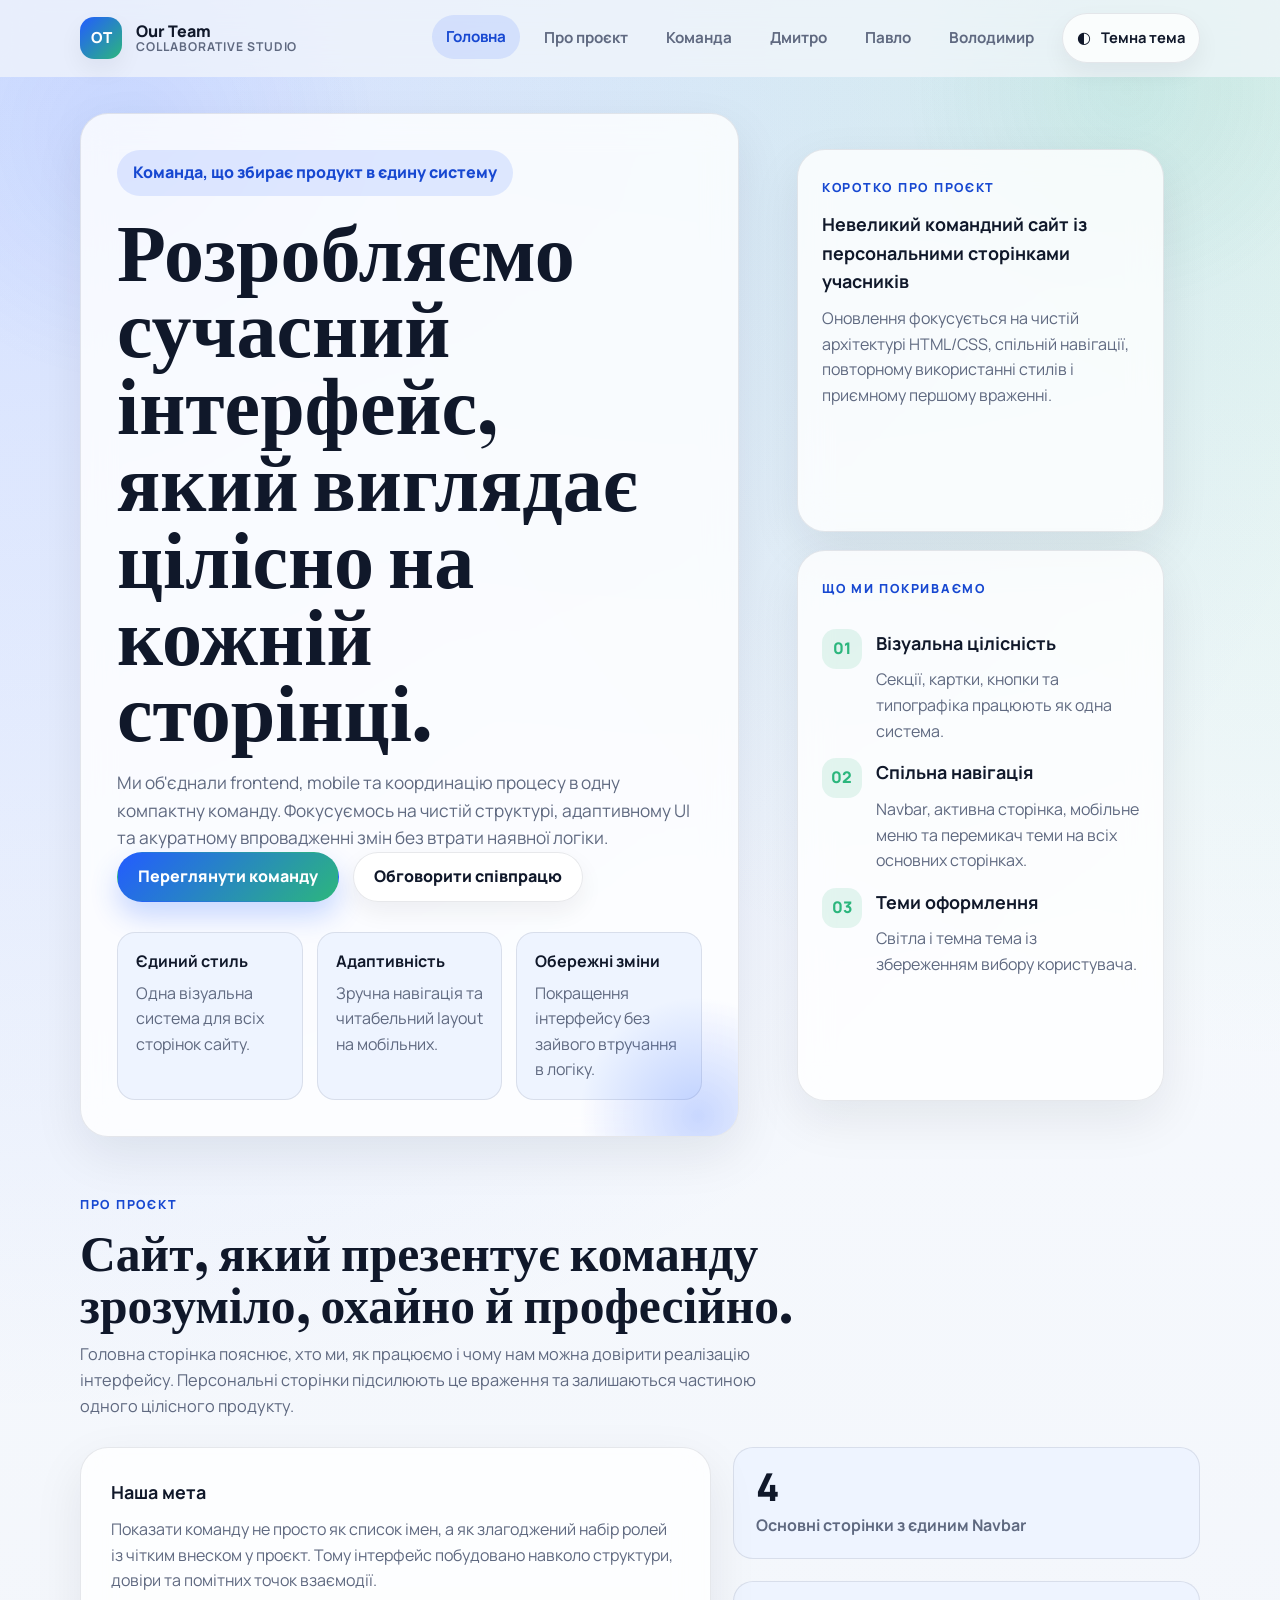
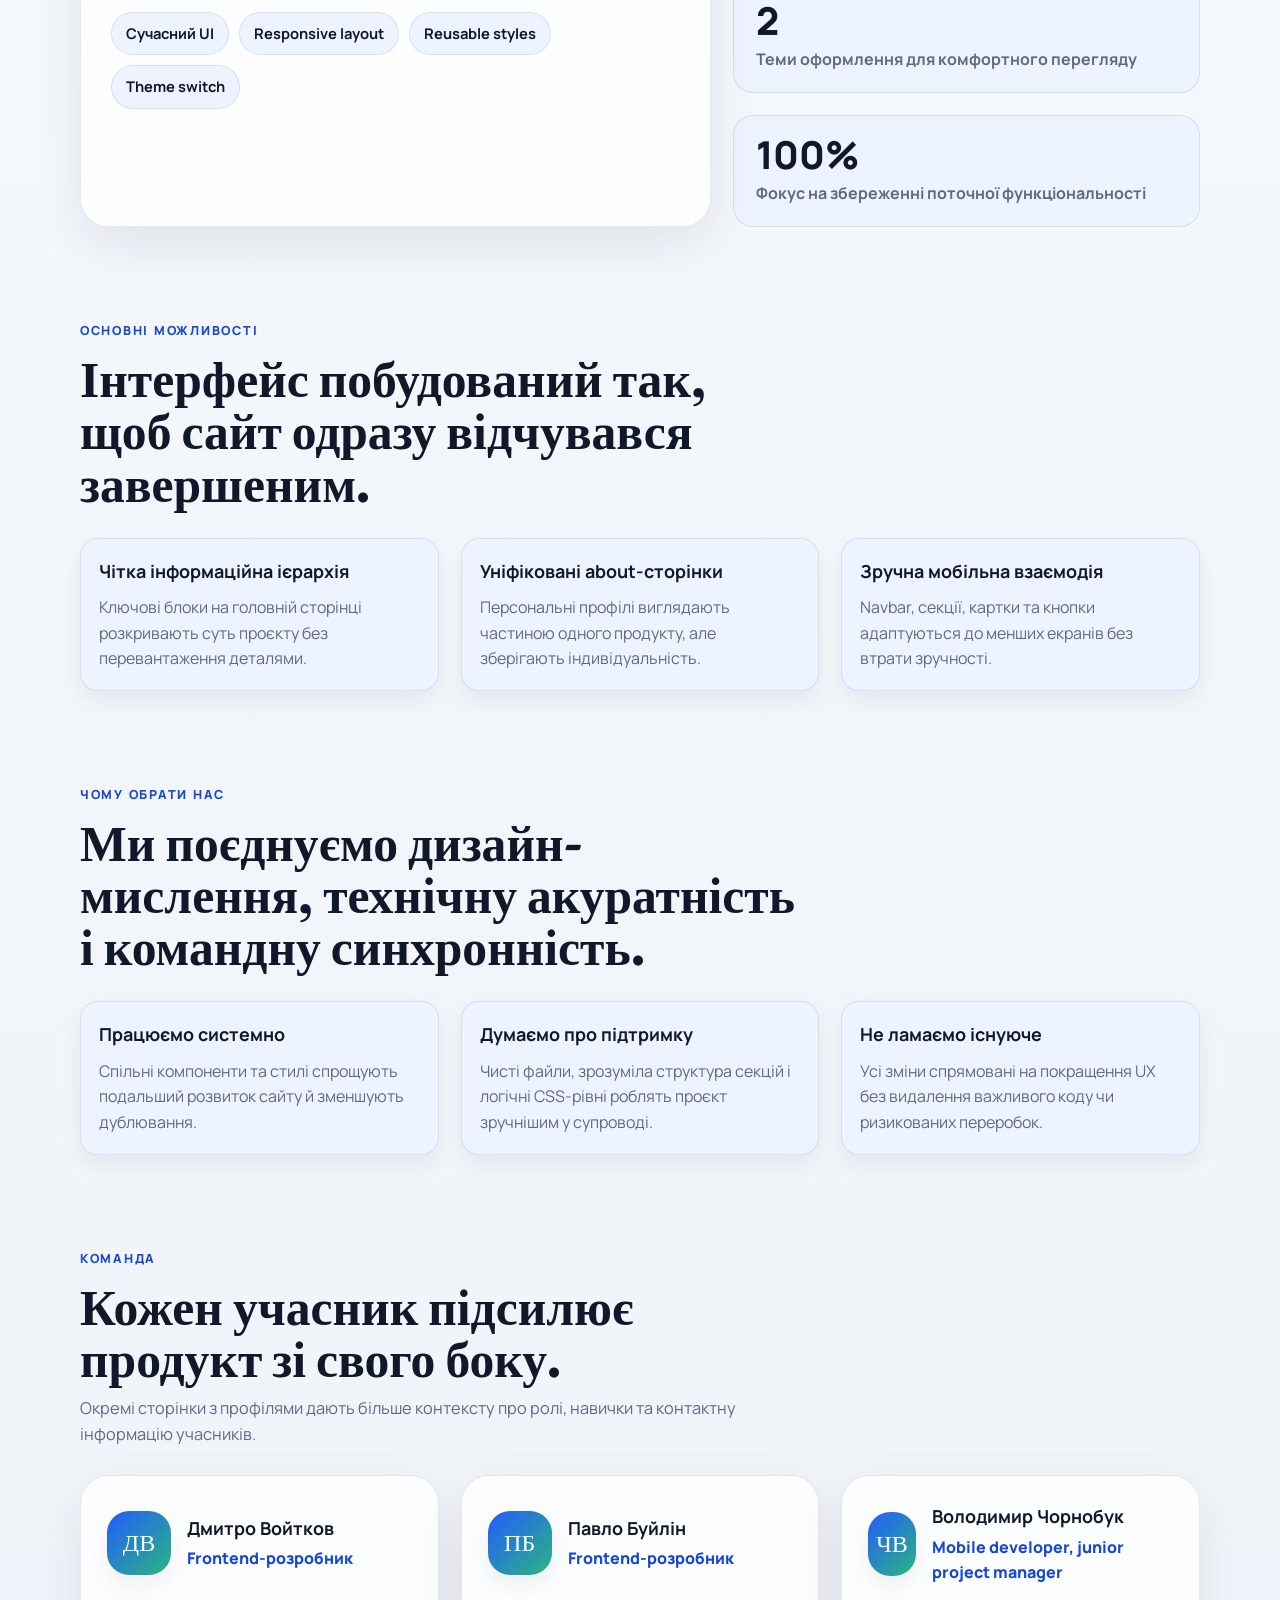
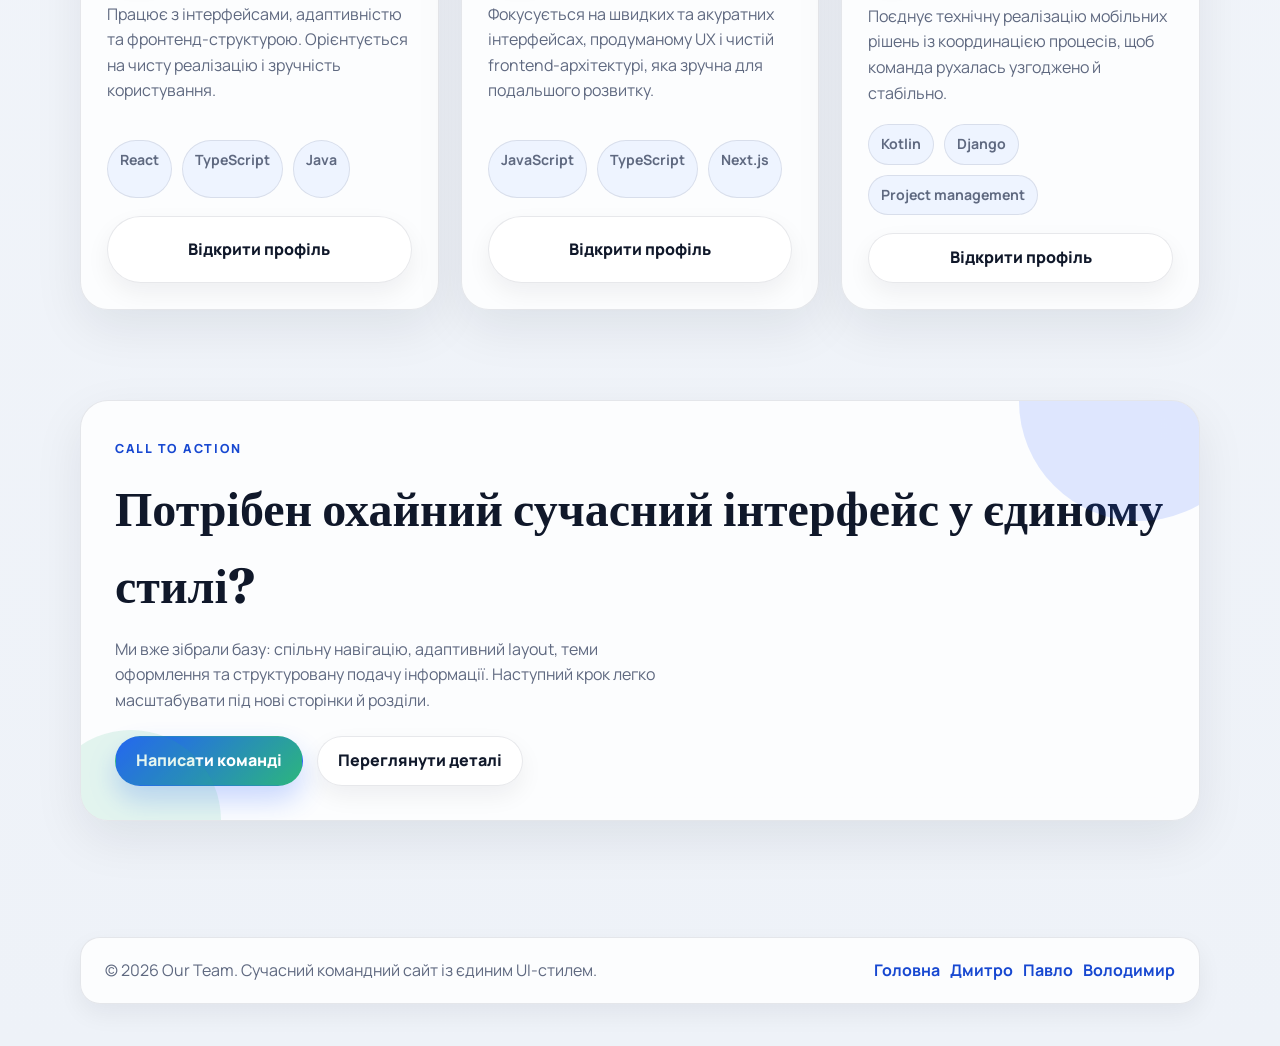
<file: index.html>
<!DOCTYPE html>
<html lang="uk">
  <head>
    <meta charset="UTF-8" />
    <meta name="viewport" content="width=device-width, initial-scale=1.0" />
    <title>Our Team | Командний проєкт</title>
    <link rel="preconnect" href="https://fonts.googleapis.com" />
    <link rel="preconnect" href="https://fonts.gstatic.com" crossorigin />
    <link
      href="https://fonts.googleapis.com/css2?family=Fraunces:opsz,wght@9..144,600;9..144,700&family=Manrope:wght@400;500;700;800&display=swap"
      rel="stylesheet"
    />
    <link rel="stylesheet" href="shared-styles.css" />
    <link rel="stylesheet" href="style.css" />
    <script src="script.js" defer></script>
  </head>
  <body data-page="home">
    <div class="site-shell">
      <header class="site-header">
        <div class="container navbar">
          <a class="brand" href="index.html" aria-label="На головну">
            <span class="brand-mark">OT</span>
            <span class="brand-copy">
              <span class="brand-title">Our Team</span>
              <span class="brand-subtitle">Collaborative Studio</span>
            </span>
          </a>

          <button class="nav-toggle" type="button" aria-label="Відкрити меню" aria-expanded="false">
            <span class="nav-toggle-line"></span>
          </button>

          <div class="nav-actions" data-nav-menu>
            <nav class="nav-menu" aria-label="Основна навігація">
              <a class="nav-link" href="index.html">Головна</a>
              <a class="nav-link" href="index.html#overview">Про проєкт</a>
              <a class="nav-link" href="index.html#team">Команда</a>
              <a class="nav-link" href="dmitry-about.html">Дмитро</a>
              <a class="nav-link" href="pavel-about.html">Павло</a>
              <a class="nav-link" href="volodymyr-about.html">Володимир</a>
            </nav>
            <button class="theme-toggle" type="button" data-theme-toggle aria-label="Перемкнути тему">
              <span class="theme-toggle-icon" data-theme-icon>◐</span>
              <span class="theme-toggle-label" data-theme-label>Темна тема</span>
            </button>
          </div>
        </div>
      </header>

      <main class="page-main">
        <div class="container stack">
          <section class="home-hero">
            <article class="hero-panel hero-panel--primary section-card">
              <span class="hero-kicker">Команда, що збирає продукт в єдину систему</span>
              <h1>Розробляємо сучасний інтерфейс, який виглядає цілісно на кожній сторінці.</h1>
              <p class="hero-description">
                Ми об'єднали frontend, mobile та координацію процесу в одну компактну команду. Фокусуємось на
                чистій структурі, адаптивному UI та акуратному впровадженні змін без втрати наявної логіки.
              </p>
              <div class="button-row">
                <a class="button" href="#team">Переглянути команду</a>
                <a class="button-secondary" href="#contact">Обговорити співпрацю</a>
              </div>
              <div class="hero-highlights">
                <div class="highlight-card">
                  <strong>Єдиний стиль</strong>
                  <span class="muted">Одна візуальна система для всіх сторінок сайту.</span>
                </div>
                <div class="highlight-card">
                  <strong>Адаптивність</strong>
                  <span class="muted">Зручна навігація та читабельний layout на мобільних.</span>
                </div>
                <div class="highlight-card">
                  <strong>Обережні зміни</strong>
                  <span class="muted">Покращення інтерфейсу без зайвого втручання в логіку.</span>
                </div>
              </div>
            </article>

            <aside class="hero-panel hero-panel--secondary">
              <div class="spotlight-card content-card">
                <span class="eyebrow">Коротко про проєкт</span>
                <h3>Невеликий командний сайт із персональними сторінками учасників</h3>
                <p>
                  Оновлення фокусується на чистій архітектурі HTML/CSS, спільній навігації, повторному використанні
                  стилів і приємному першому враженні.
                </p>
              </div>
              <div class="spotlight-card content-card">
                <span class="eyebrow">Що ми покриваємо</span>
                <div class="spotlight-list">
                  <div class="spotlight-item">
                    <span class="spotlight-badge">01</span>
                    <div>
                      <h3>Візуальна цілісність</h3>
                      <p>Секції, картки, кнопки та типографіка працюють як одна система.</p>
                    </div>
                  </div>
                  <div class="spotlight-item">
                    <span class="spotlight-badge">02</span>
                    <div>
                      <h3>Спільна навігація</h3>
                      <p>Navbar, активна сторінка, мобільне меню та перемикач теми на всіх основних сторінках.</p>
                    </div>
                  </div>
                  <div class="spotlight-item">
                    <span class="spotlight-badge">03</span>
                    <div>
                      <h3>Теми оформлення</h3>
                      <p>Світла і темна тема із збереженням вибору користувача.</p>
                    </div>
                  </div>
                </div>
              </div>
            </aside>
          </section>

          <section id="overview" class="section-shell">
            <div class="section-head">
              <span class="eyebrow">Про проєкт</span>
              <h2 class="section-title">Сайт, який презентує команду зрозуміло, охайно й професійно.</h2>
              <p class="section-description">
                Головна сторінка пояснює, хто ми, як працюємо і чому нам можна довірити реалізацію інтерфейсу.
                Персональні сторінки підсилюють це враження та залишаються частиною одного цілісного продукту.
              </p>
            </div>
            <div class="project-story">
              <article class="story-card content-card">
                <h3>Наша мета</h3>
                <p>
                  Показати команду не просто як список імен, а як злагоджений набір ролей із чітким внеском у
                  проєкт. Тому інтерфейс побудовано навколо структури, довіри та помітних точок взаємодії.
                </p>
                <div class="pill-list mt-18">
                  <span class="pill">Сучасний UI</span>
                  <span class="pill">Responsive layout</span>
                  <span class="pill">Reusable styles</span>
                  <span class="pill">Theme switch</span>
                </div>
              </article>
              <div class="grid">
                <div class="metric">
                  <span class="metric-value">4</span>
                  <span class="metric-label">Основні сторінки з єдиним Navbar</span>
                </div>
                <div class="metric">
                  <span class="metric-value">2</span>
                  <span class="metric-label">Теми оформлення для комфортного перегляду</span>
                </div>
                <div class="metric">
                  <span class="metric-value">100%</span>
                  <span class="metric-label">Фокус на збереженні поточної функціональності</span>
                </div>
              </div>
            </div>
          </section>

          <section class="section-shell">
            <div class="section-head">
              <span class="eyebrow">Основні можливості</span>
              <h2 class="section-title">Інтерфейс побудований так, щоб сайт одразу відчувався завершеним.</h2>
            </div>
            <div class="grid grid-3">
              <article class="info-card feature-item">
                <h3>Чітка інформаційна ієрархія</h3>
                <p>Ключові блоки на головній сторінці розкривають суть проєкту без перевантаження деталями.</p>
              </article>
              <article class="info-card feature-item">
                <h3>Уніфіковані about-сторінки</h3>
                <p>Персональні профілі виглядають частиною одного продукту, але зберігають індивідуальність.</p>
              </article>
              <article class="info-card feature-item">
                <h3>Зручна мобільна взаємодія</h3>
                <p>Navbar, секції, картки та кнопки адаптуються до менших екранів без втрати зручності.</p>
              </article>
            </div>
          </section>

          <section class="section-shell">
            <div class="section-head">
              <span class="eyebrow">Чому обрати нас</span>
              <h2 class="section-title">Ми поєднуємо дизайн-мислення, технічну акуратність і командну синхронність.</h2>
            </div>
            <div class="grid grid-3">
              <article class="info-card why-item">
                <h3>Працюємо системно</h3>
                <p>Спільні компоненти та стилі спрощують подальший розвиток сайту й зменшують дублювання.</p>
              </article>
              <article class="info-card why-item">
                <h3>Думаємо про підтримку</h3>
                <p>Чисті файли, зрозуміла структура секцій і логічні CSS-рівні роблять проєкт зручнішим у супроводі.</p>
              </article>
              <article class="info-card why-item">
                <h3>Не ламаємо існуюче</h3>
                <p>Усі зміни спрямовані на покращення UX без видалення важливого коду чи ризикованих переробок.</p>
              </article>
            </div>
          </section>

          <section id="team" class="section-shell">
            <div class="section-head">
              <span class="eyebrow">Команда</span>
              <h2 class="section-title">Кожен учасник підсилює продукт зі свого боку.</h2>
              <p class="section-description">
                Окремі сторінки з профілями дають більше контексту про ролі, навички та контактну інформацію учасників.
              </p>
            </div>
            <div class="team-grid">
              <article class="team-card content-card">
                <div class="team-top">
                  <div class="team-avatar">ДВ</div>
                  <div>
                    <h3>Дмитро Войтков</h3>
                    <div class="team-role">Frontend-розробник</div>
                  </div>
                </div>
                <p>
                  Працює з інтерфейсами, адаптивністю та фронтенд-структурою. Орієнтується на чисту реалізацію і
                  зручність користування.
                </p>
                <div class="team-meta">
                  <span>React</span>
                  <span>TypeScript</span>
                  <span>Java</span>
                </div>
                <a class="button-secondary" href="dmitry-about.html">Відкрити профіль</a>
              </article>

              <article class="team-card content-card">
                <div class="team-top">
                  <div class="team-avatar">ПБ</div>
                  <div>
                    <h3>Павло Буйлін</h3>
                    <div class="team-role">Frontend-розробник</div>
                  </div>
                </div>
                <p>
                  Фокусується на швидких та акуратних інтерфейсах, продуманому UX і чистій frontend-архітектурі,
                  яка зручна для подальшого розвитку.
                </p>
                <div class="team-meta">
                  <span>JavaScript</span>
                  <span>TypeScript</span>
                  <span>Next.js</span>
                </div>
                <a class="button-secondary" href="pavel-about.html">Відкрити профіль</a>
              </article>

              <article class="team-card content-card">
                <div class="team-top">
                  <div class="team-avatar">ЧВ</div>
                  <div>
                    <h3>Володимир Чорнобук</h3>
                    <div class="team-role">Mobile developer, junior project manager</div>
                  </div>
                </div>
                <p>
                  Поєднує технічну реалізацію мобільних рішень із координацією процесів, щоб команда рухалась
                  узгоджено й стабільно.
                </p>
                <div class="team-meta">
                  <span>Kotlin</span>
                  <span>Django</span>
                  <span>Project management</span>
                </div>
                <a class="button-secondary" href="volodymyr-about.html">Відкрити профіль</a>
              </article>
            </div>
          </section>

          <section id="contact" class="section-shell">
            <div class="cta-banner section-card">
              <span class="eyebrow">Call to action</span>
              <h2>Потрібен охайний сучасний інтерфейс у єдиному стилі?</h2>
              <p>
                Ми вже зібрали базу: спільну навігацію, адаптивний layout, теми оформлення та структуровану подачу
                інформації. Наступний крок легко масштабувати під нові сторінки й розділи.
              </p>
              <div class="button-row">
                <a class="button" href="mailto:team@example.com">Написати команді</a>
                <a class="button-secondary" href="#overview">Переглянути деталі</a>
              </div>
            </div>
          </section>
        </div>
      </main>

      <footer class="page-footer">
        <div class="container footer-card">
          <div class="footer-copy">© 2026 Our Team. Сучасний командний сайт із єдиним UI-стилем.</div>
          <div class="footer-links">
            <a href="index.html">Головна</a>
            <a href="dmitry-about.html">Дмитро</a>
            <a href="pavel-about.html">Павло</a>
            <a href="volodymyr-about.html">Володимир</a>
          </div>
        </div>
      </footer>
    </div>
  </body>
</html>
</file>
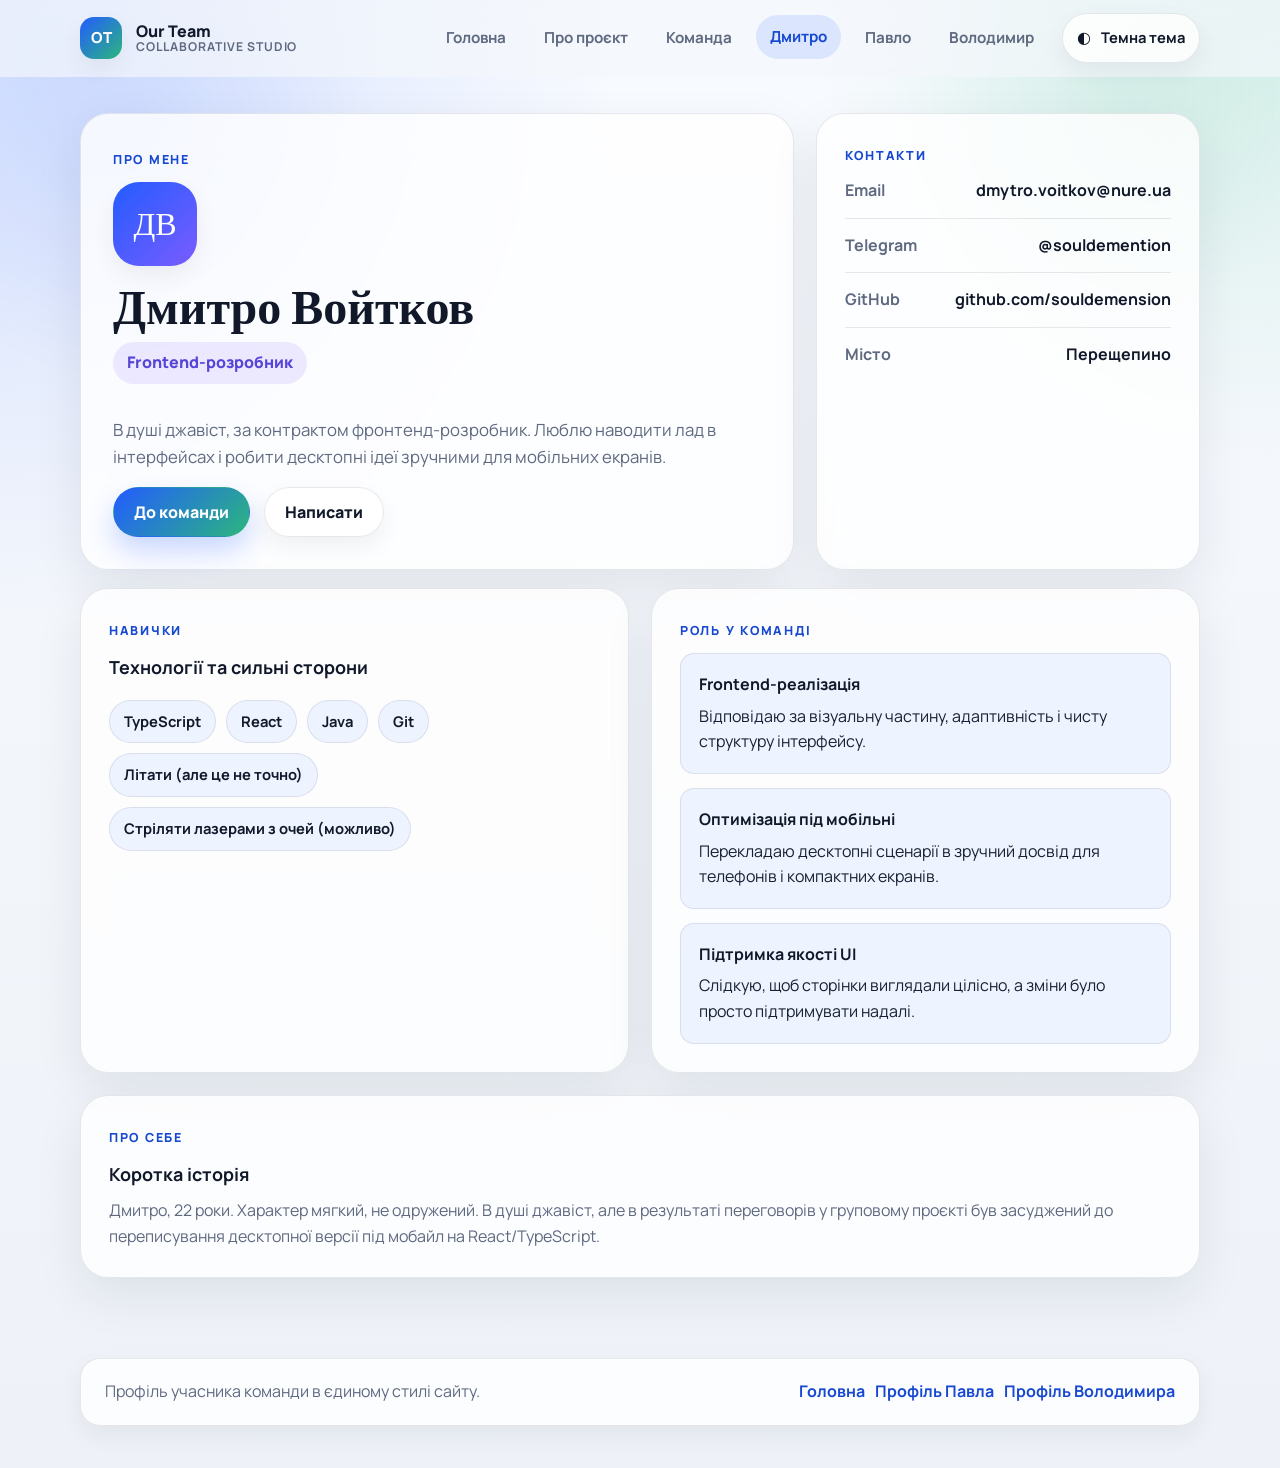
<file: dmitry-about.html>
<!doctype html>
<html lang="uk">
  <head>
    <meta charset="UTF-8" />
    <meta name="viewport" content="width=device-width, initial-scale=1.0" />
    <title>Дмитро Войтков | Про себе</title>
    <link rel="preconnect" href="https://fonts.googleapis.com" />
    <link rel="preconnect" href="https://fonts.gstatic.com" crossorigin />
    <link
      href="https://fonts.googleapis.com/css2?family=Fraunces:opsz,wght@9..144,600;9..144,700&family=Manrope:wght@400;500;700;800&display=swap"
      rel="stylesheet"
    />
    <link rel="stylesheet" href="shared-styles.css" />
    <link rel="stylesheet" href="dmitry-about.css" />
    <script src="script.js" defer></script>
  </head>
  <body data-page="dmitry">
    <div class="site-shell">
      <header class="site-header">
        <div class="container navbar">
          <a class="brand" href="index.html" aria-label="На головну">
            <span class="brand-mark">OT</span>
            <span class="brand-copy">
              <span class="brand-title">Our Team</span>
              <span class="brand-subtitle">Collaborative Studio</span>
            </span>
          </a>

          <button class="nav-toggle" type="button" aria-label="Відкрити меню" aria-expanded="false">
            <span class="nav-toggle-line"></span>
          </button>

          <div class="nav-actions" data-nav-menu>
            <nav class="nav-menu" aria-label="Основна навігація">
              <a class="nav-link" href="index.html">Головна</a>
              <a class="nav-link" href="index.html#overview">Про проєкт</a>
              <a class="nav-link" href="index.html#team">Команда</a>
              <a class="nav-link" href="dmitry-about.html">Дмитро</a>
              <a class="nav-link" href="pavel-about.html">Павло</a>
              <a class="nav-link" href="volodymyr-about.html">Володимир</a>
            </nav>
            <button class="theme-toggle" type="button" data-theme-toggle aria-label="Перемкнути тему">
              <span class="theme-toggle-icon" data-theme-icon>◐</span>
              <span class="theme-toggle-label" data-theme-label>Темна тема</span>
            </button>
          </div>
        </div>
      </header>

      <main class="page-main">
        <div class="container stack">
          <section class="about-hero">
            <article class="profile-summary profile-summary--dmitry section-card">
              <span class="eyebrow">Про мене</span>
              <div class="avatar">ДВ</div>
              <h1 class="profile-title">Дмитро Войтков</h1>
              <div class="role-chip">Frontend-розробник</div>
              <p class="lead">
                В душі джавіст, за контрактом фронтенд-розробник. Люблю наводити лад в інтерфейсах і робити
                десктопні ідеї зручними для мобільних екранів.
              </p>
              <div class="button-row">
                <a class="button" href="index.html#team">До команди</a>
                <a class="button-secondary" href="mailto:dmytro.voitkov@nure.ua">Написати</a>
              </div>
            </article>

            <aside class="profile-card content-card">
              <span class="eyebrow">Контакти</span>
              <div class="detail-list">
                <div class="detail-item">
                  <span class="detail-label">Email</span>
                  <span class="detail-value">dmytro.voitkov@nure.ua</span>
                </div>
                <div class="detail-item">
                  <span class="detail-label">Telegram</span>
                  <span class="detail-value">@souldemention</span>
                </div>
                <div class="detail-item">
                  <span class="detail-label">GitHub</span>
                  <span class="detail-value">github.com/souldemension</span>
                </div>
                <div class="detail-item">
                  <span class="detail-label">Місто</span>
                  <span class="detail-value">Перещепино</span>
                </div>
              </div>
            </aside>
          </section>

          <section class="content-grid">
            <article class="profile-card content-card">
              <span class="eyebrow">Навички</span>
              <h3>Технології та сильні сторони</h3>
              <div class="pill-list mt-18">
                <span class="pill">TypeScript</span>
                <span class="pill">React</span>
                <span class="pill">Java</span>
                <span class="pill">Git</span>
                <span class="pill">Літати (але це не точно)</span>
                <span class="pill">Стріляти лазерами з очей (можливо)</span>
              </div>
            </article>

            <article class="profile-card content-card">
              <span class="eyebrow">Роль у команді</span>
              <div class="timeline">
                <div class="timeline-item">
                  <strong>Frontend-реалізація</strong>
                  Відповідаю за візуальну частину, адаптивність і чисту структуру інтерфейсу.
                </div>
                <div class="timeline-item">
                  <strong>Оптимізація під мобільні</strong>
                  Перекладаю десктопні сценарії в зручний досвід для телефонів і компактних екранів.
                </div>
                <div class="timeline-item">
                  <strong>Підтримка якості UI</strong>
                  Слідкую, щоб сторінки виглядали цілісно, а зміни було просто підтримувати надалі.
                </div>
              </div>
            </article>

            <article class="profile-card content-card span-full">
              <span class="eyebrow">Про себе</span>
              <h3>Коротка історія</h3>
              <p>
                Дмитро, 22 роки. Характер мягкий, не одружений. В душі джавіст, але в результаті переговорів у
                груповому проєкті був засуджений до переписування десктопної версії під мобайл на React/TypeScript.
              </p>
            </article>
          </section>
        </div>
      </main>

      <footer class="page-footer">
        <div class="container footer-card">
          <div class="footer-copy">Профіль учасника команди в єдиному стилі сайту.</div>
          <div class="footer-links">
            <a href="index.html">Головна</a>
            <a href="pavel-about.html">Профіль Павла</a>
            <a href="volodymyr-about.html">Профіль Володимира</a>
          </div>
        </div>
      </footer>
    </div>
  </body>
</html>
</file>
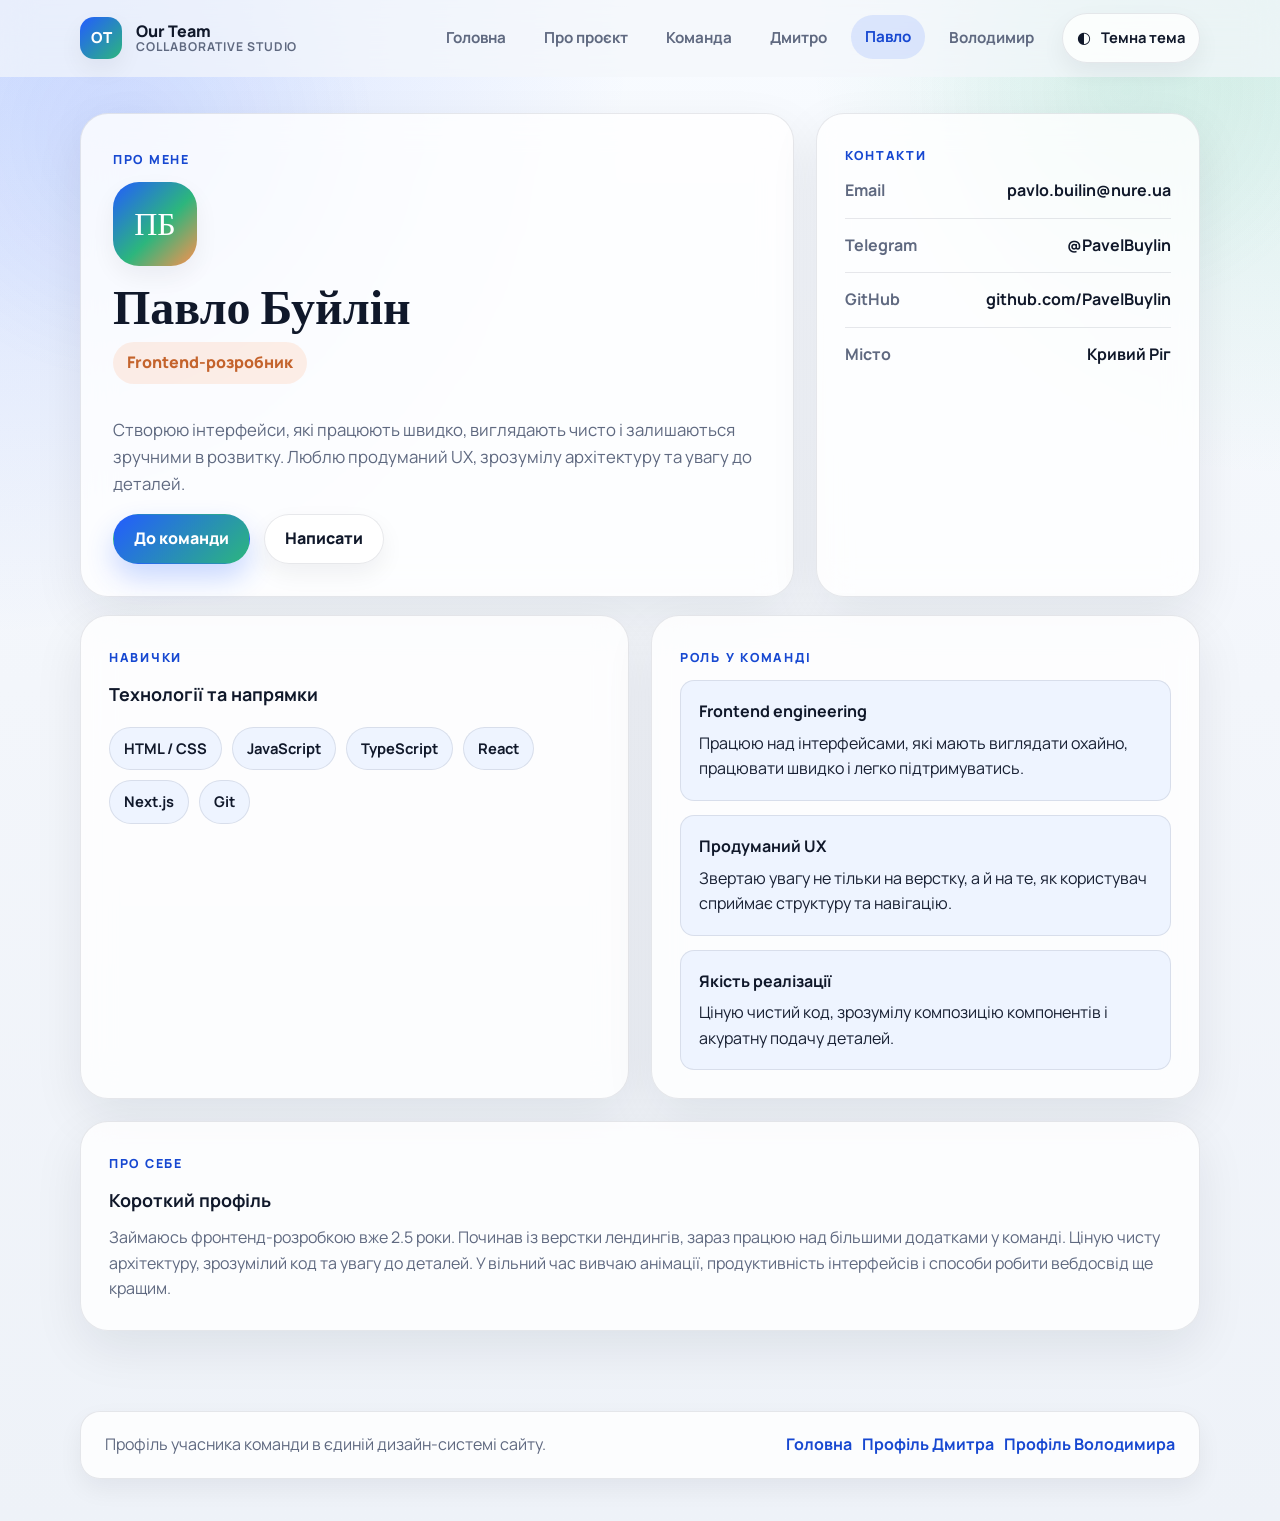
<file: pavel-about.html>
<!doctype html>
<html lang="uk">
  <head>
    <meta charset="UTF-8" />
    <meta name="viewport" content="width=device-width, initial-scale=1.0" />
    <title>Павло Буйлін | Про себе</title>
    <link rel="preconnect" href="https://fonts.googleapis.com" />
    <link rel="preconnect" href="https://fonts.gstatic.com" crossorigin />
    <link
      href="https://fonts.googleapis.com/css2?family=Fraunces:opsz,wght@9..144,600;9..144,700&family=Manrope:wght@400;500;700;800&display=swap"
      rel="stylesheet"
    />
    <link rel="stylesheet" href="shared-styles.css" />
    <link rel="stylesheet" href="pavel-about.css" />
    <script src="script.js" defer></script>
  </head>
  <body data-page="pavel">
    <div class="site-shell">
      <header class="site-header">
        <div class="container navbar">
          <a class="brand" href="index.html" aria-label="На головну">
            <span class="brand-mark">OT</span>
            <span class="brand-copy">
              <span class="brand-title">Our Team</span>
              <span class="brand-subtitle">Collaborative Studio</span>
            </span>
          </a>

          <button class="nav-toggle" type="button" aria-label="Відкрити меню" aria-expanded="false">
            <span class="nav-toggle-line"></span>
          </button>

          <div class="nav-actions" data-nav-menu>
            <nav class="nav-menu" aria-label="Основна навігація">
              <a class="nav-link" href="index.html">Головна</a>
              <a class="nav-link" href="index.html#overview">Про проєкт</a>
              <a class="nav-link" href="index.html#team">Команда</a>
              <a class="nav-link" href="dmitry-about.html">Дмитро</a>
              <a class="nav-link" href="pavel-about.html">Павло</a>
              <a class="nav-link" href="volodymyr-about.html">Володимир</a>
            </nav>
            <button class="theme-toggle" type="button" data-theme-toggle aria-label="Перемкнути тему">
              <span class="theme-toggle-icon" data-theme-icon>◐</span>
              <span class="theme-toggle-label" data-theme-label>Темна тема</span>
            </button>
          </div>
        </div>
      </header>

      <main class="page-main">
        <div class="container stack">
          <section class="about-hero">
            <article class="profile-summary profile-summary--pavel section-card">
              <span class="eyebrow">Про мене</span>
              <div class="avatar">ПБ</div>
              <h1 class="profile-title">Павло Буйлін</h1>
              <div class="role-chip">Frontend-розробник</div>
              <p class="lead">
                Створюю інтерфейси, які працюють швидко, виглядають чисто і залишаються зручними в розвитку.
                Люблю продуманий UX, зрозумілу архітектуру та увагу до деталей.
              </p>
              <div class="button-row">
                <a class="button" href="index.html#team">До команди</a>
                <a class="button-secondary" href="mailto:pavlo.builin@nure.ua">Написати</a>
              </div>
            </article>

            <aside class="profile-card content-card">
              <span class="eyebrow">Контакти</span>
              <div class="detail-list">
                <div class="detail-item">
                  <span class="detail-label">Email</span>
                  <span class="detail-value">pavlo.builin@nure.ua</span>
                </div>
                <div class="detail-item">
                  <span class="detail-label">Telegram</span>
                  <span class="detail-value">@PavelBuylin</span>
                </div>
                <div class="detail-item">
                  <span class="detail-label">GitHub</span>
                  <span class="detail-value">github.com/PavelBuylin</span>
                </div>
                <div class="detail-item">
                  <span class="detail-label">Місто</span>
                  <span class="detail-value">Кривий Ріг</span>
                </div>
              </div>
            </aside>
          </section>

          <section class="content-grid">
            <article class="profile-card content-card">
              <span class="eyebrow">Навички</span>
              <h3>Технології та напрямки</h3>
              <div class="pill-list mt-18">
                <span class="pill">HTML / CSS</span>
                <span class="pill">JavaScript</span>
                <span class="pill">TypeScript</span>
                <span class="pill">React</span>
                <span class="pill">Next.js</span>
                <span class="pill">Git</span>
              </div>
            </article>

            <article class="profile-card content-card">
              <span class="eyebrow">Роль у команді</span>
              <div class="timeline">
                <div class="timeline-item">
                  <strong>Frontend engineering</strong>
                  Працюю над інтерфейсами, які мають виглядати охайно, працювати швидко і легко підтримуватись.
                </div>
                <div class="timeline-item">
                  <strong>Продуманий UX</strong>
                  Звертаю увагу не тільки на верстку, а й на те, як користувач сприймає структуру та навігацію.
                </div>
                <div class="timeline-item">
                  <strong>Якість реалізації</strong>
                  Ціную чистий код, зрозумілу композицію компонентів і акуратну подачу деталей.
                </div>
              </div>
            </article>

            <article class="profile-card content-card span-full">
              <span class="eyebrow">Про себе</span>
              <h3>Короткий профіль</h3>
              <p>
                Займаюсь фронтенд-розробкою вже 2.5 роки. Починав із верстки лендингів, зараз працюю над більшими
                додатками у команді. Ціную чисту архітектуру, зрозумілий код та увагу до деталей. У вільний час
                вивчаю анімації, продуктивність інтерфейсів і способи робити вебдосвід ще кращим.
              </p>
            </article>
          </section>
        </div>
      </main>

      <footer class="page-footer">
        <div class="container footer-card">
          <div class="footer-copy">Профіль учасника команди в єдиній дизайн-системі сайту.</div>
          <div class="footer-links">
            <a href="index.html">Головна</a>
            <a href="dmitry-about.html">Профіль Дмитра</a>
            <a href="volodymyr-about.html">Профіль Володимира</a>
          </div>
        </div>
      </footer>
    </div>
  </body>
</html>
</file>
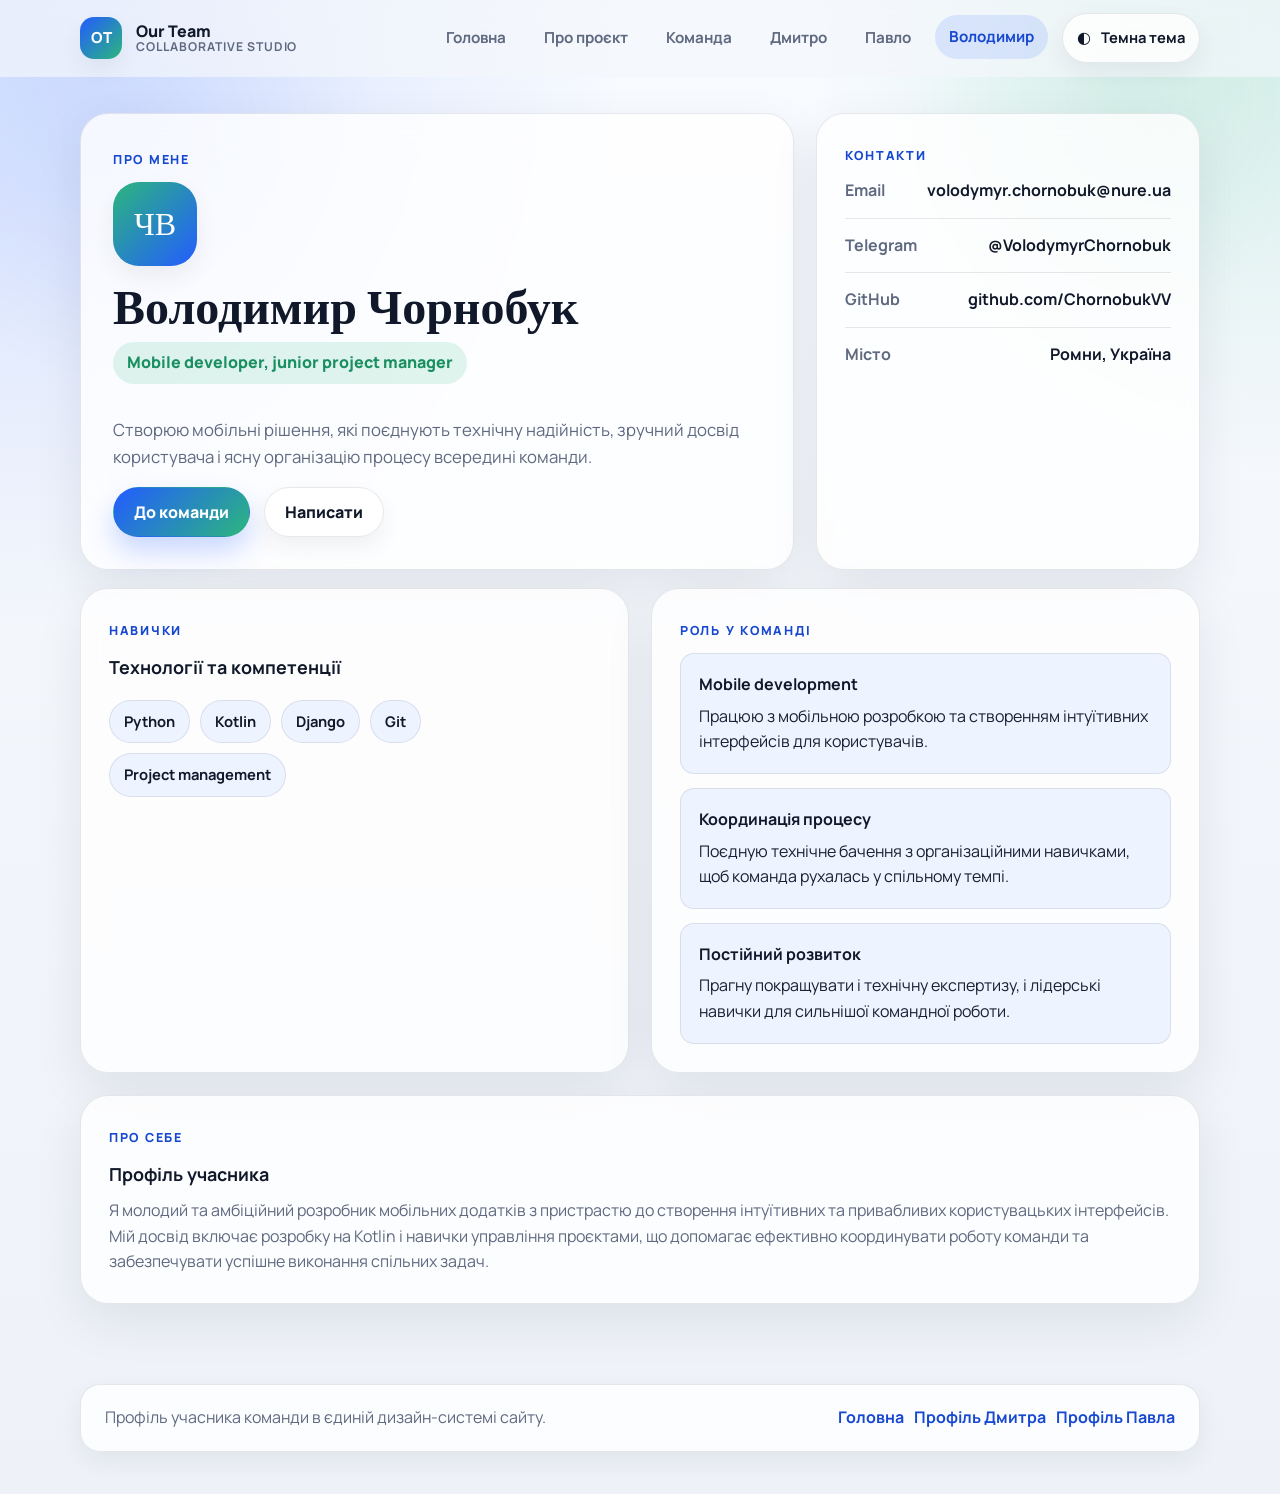
<file: volodymyr-about.html>
<!doctype html>
<html lang="uk">
  <head>
    <meta charset="UTF-8" />
    <meta name="viewport" content="width=device-width, initial-scale=1.0" />
    <title>Володимир Чорнобук | Про себе</title>
    <link rel="preconnect" href="https://fonts.googleapis.com" />
    <link rel="preconnect" href="https://fonts.gstatic.com" crossorigin />
    <link
      href="https://fonts.googleapis.com/css2?family=Fraunces:opsz,wght@9..144,600;9..144,700&family=Manrope:wght@400;500;700;800&display=swap"
      rel="stylesheet"
    />
    <link rel="stylesheet" href="shared-styles.css" />
    <link rel="stylesheet" href="volodymyr-about.css" />
    <script src="script.js" defer></script>
  </head>
  <body data-page="volodymyr">
    <div class="site-shell">
      <header class="site-header">
        <div class="container navbar">
          <a class="brand" href="index.html" aria-label="На головну">
            <span class="brand-mark">OT</span>
            <span class="brand-copy">
              <span class="brand-title">Our Team</span>
              <span class="brand-subtitle">Collaborative Studio</span>
            </span>
          </a>

          <button class="nav-toggle" type="button" aria-label="Відкрити меню" aria-expanded="false">
            <span class="nav-toggle-line"></span>
          </button>

          <div class="nav-actions" data-nav-menu>
            <nav class="nav-menu" aria-label="Основна навігація">
              <a class="nav-link" href="index.html">Головна</a>
              <a class="nav-link" href="index.html#overview">Про проєкт</a>
              <a class="nav-link" href="index.html#team">Команда</a>
              <a class="nav-link" href="dmitry-about.html">Дмитро</a>
              <a class="nav-link" href="pavel-about.html">Павло</a>
              <a class="nav-link" href="volodymyr-about.html">Володимир</a>
            </nav>
            <button class="theme-toggle" type="button" data-theme-toggle aria-label="Перемкнути тему">
              <span class="theme-toggle-icon" data-theme-icon>◐</span>
              <span class="theme-toggle-label" data-theme-label>Темна тема</span>
            </button>
          </div>
        </div>
      </header>

      <main class="page-main">
        <div class="container stack">
          <section class="about-hero">
            <article class="profile-summary profile-summary--volodymyr section-card">
              <span class="eyebrow">Про мене</span>
              <div class="avatar">ЧВ</div>
              <h1 class="profile-title">Володимир Чорнобук</h1>
              <div class="role-chip">Mobile developer, junior project manager</div>
              <p class="lead">
                Створюю мобільні рішення, які поєднують технічну надійність, зручний досвід користувача і ясну
                організацію процесу всередині команди.
              </p>
              <div class="button-row">
                <a class="button" href="index.html#team">До команди</a>
                <a class="button-secondary" href="mailto:volodymyr.chornobuk@nure.ua">Написати</a>
              </div>
            </article>

            <aside class="profile-card content-card">
              <span class="eyebrow">Контакти</span>
              <div class="detail-list">
                <div class="detail-item">
                  <span class="detail-label">Email</span>
                  <span class="detail-value">volodymyr.chornobuk@nure.ua</span>
                </div>
                <div class="detail-item">
                  <span class="detail-label">Telegram</span>
                  <span class="detail-value">@VolodymyrChornobuk</span>
                </div>
                <div class="detail-item">
                  <span class="detail-label">GitHub</span>
                  <span class="detail-value">github.com/ChornobukVV</span>
                </div>
                <div class="detail-item">
                  <span class="detail-label">Місто</span>
                  <span class="detail-value">Ромни, Україна</span>
                </div>
              </div>
            </aside>
          </section>

          <section class="content-grid">
            <article class="profile-card content-card">
              <span class="eyebrow">Навички</span>
              <h3>Технології та компетенції</h3>
              <div class="pill-list mt-18">
                <span class="pill">Python</span>
                <span class="pill">Kotlin</span>
                <span class="pill">Django</span>
                <span class="pill">Git</span>
                <span class="pill">Project management</span>
              </div>
            </article>

            <article class="profile-card content-card">
              <span class="eyebrow">Роль у команді</span>
              <div class="timeline">
                <div class="timeline-item">
                  <strong>Mobile development</strong>
                  Працюю з мобільною розробкою та створенням інтуїтивних інтерфейсів для користувачів.
                </div>
                <div class="timeline-item">
                  <strong>Координація процесу</strong>
                  Поєдную технічне бачення з організаційними навичками, щоб команда рухалась у спільному темпі.
                </div>
                <div class="timeline-item">
                  <strong>Постійний розвиток</strong>
                  Прагну покращувати і технічну експертизу, і лідерські навички для сильнішої командної роботи.
                </div>
              </div>
            </article>

            <article class="profile-card content-card span-full">
              <span class="eyebrow">Про себе</span>
              <h3>Профіль учасника</h3>
              <p>
                Я молодий та амбіційний розробник мобільних додатків з пристрастю до створення інтуїтивних та
                привабливих користувацьких інтерфейсів. Мій досвід включає розробку на Kotlin і навички управління
                проєктами, що допомагає ефективно координувати роботу команди та забезпечувати успішне виконання
                спільних задач.
              </p>
            </article>
          </section>
        </div>
      </main>

      <footer class="page-footer">
        <div class="container footer-card">
          <div class="footer-copy">Профіль учасника команди в єдиній дизайн-системі сайту.</div>
          <div class="footer-links">
            <a href="index.html">Головна</a>
            <a href="dmitry-about.html">Профіль Дмитра</a>
            <a href="pavel-about.html">Профіль Павла</a>
          </div>
        </div>
      </footer>
    </div>
  </body>
</html>
</file>
<file: shared-styles.css>
:root {
  color-scheme: light;
  --bg: #f4f7fb;
  --bg-accent: radial-gradient(circle at top left, rgba(35, 92, 255, 0.18), transparent 32%),
    radial-gradient(circle at top right, rgba(44, 182, 125, 0.16), transparent 24%),
    linear-gradient(180deg, #f8fbff 0%, #f3f6fb 45%, #eef2f8 100%);
  --surface: rgba(255, 255, 255, 0.8);
  --surface-strong: #ffffff;
  --surface-muted: #eef4ff;
  --border: rgba(22, 33, 62, 0.1);
  --border-strong: rgba(35, 92, 255, 0.18);
  --text: #182033;
  --muted: #5f6980;
  --heading: #10182a;
  --primary: #235cff;
  --primary-strong: #1748d1;
  --primary-soft: rgba(35, 92, 255, 0.12);
  --secondary: #2cb67d;
  --secondary-soft: rgba(44, 182, 125, 0.12);
  --shadow: 0 18px 50px rgba(16, 24, 42, 0.08);
  --shadow-soft: 0 10px 25px rgba(16, 24, 42, 0.06);
  --radius-lg: 28px;
  --radius-md: 20px;
  --radius-sm: 14px;
  --container: min(1120px, calc(100vw - 32px));
}

body[data-theme="dark"] {
  color-scheme: dark;
  --bg: #0b1220;
  --bg-accent: radial-gradient(circle at top left, rgba(81, 126, 255, 0.2), transparent 28%),
    radial-gradient(circle at top right, rgba(44, 182, 125, 0.12), transparent 22%),
    linear-gradient(180deg, #111b2e 0%, #0c1424 48%, #09101c 100%);
  --surface: rgba(13, 21, 37, 0.84);
  --surface-strong: #101a2d;
  --surface-muted: #13213b;
  --border: rgba(168, 186, 255, 0.12);
  --border-strong: rgba(125, 158, 255, 0.34);
  --text: #ecf1ff;
  --muted: #9dabc8;
  --heading: #f8fbff;
  --primary: #8ba2ff;
  --primary-strong: #b4c2ff;
  --primary-soft: rgba(139, 162, 255, 0.16);
  --secondary: #59d7a4;
  --secondary-soft: rgba(89, 215, 164, 0.14);
  --shadow: 0 18px 55px rgba(0, 0, 0, 0.3);
  --shadow-soft: 0 12px 30px rgba(0, 0, 0, 0.2);
}

*,
*::before,
*::after {
  box-sizing: border-box;
}

html {
  scroll-behavior: smooth;
}

body {
  margin: 0;
  min-height: 100vh;
  font-family: "Manrope", sans-serif;
  color: var(--text);
  background: var(--bg-accent);
  line-height: 1.6;
  transition: background-color 0.25s ease, color 0.25s ease;
}

img {
  display: block;
  max-width: 100%;
}

a {
  color: inherit;
  text-decoration: none;
}

button,
input,
textarea,
select {
  font: inherit;
}

button {
  cursor: pointer;
}

.site-shell {
  position: relative;
  isolation: isolate;
}

.site-shell::before {
  content: "";
  position: fixed;
  inset: 0;
  z-index: -2;
  background:
    radial-gradient(circle at 10% 15%, rgba(35, 92, 255, 0.08), transparent 18%),
    radial-gradient(circle at 88% 10%, rgba(44, 182, 125, 0.08), transparent 16%);
  pointer-events: none;
}

.site-shell::after {
  content: "";
  position: fixed;
  inset: 0;
  z-index: -1;
  backdrop-filter: blur(0);
  pointer-events: none;
}

.container {
  width: var(--container);
  margin: 0 auto;
}

.site-header {
  position: sticky;
  top: 0;
  z-index: 30;
  backdrop-filter: blur(16px);
  background: rgba(244, 247, 251, 0.7);
  border-bottom: 1px solid transparent;
  transition: background-color 0.25s ease, border-color 0.25s ease;
}

body[data-theme="dark"] .site-header {
  background: rgba(11, 18, 32, 0.72);
}

.site-header.is-scrolled {
  border-color: var(--border);
  box-shadow: var(--shadow-soft);
}

.navbar {
  display: flex;
  align-items: center;
  justify-content: space-between;
  gap: 24px;
  min-height: 76px;
}

.brand {
  display: inline-flex;
  align-items: center;
  gap: 14px;
  font-weight: 800;
  color: var(--heading);
}

.brand-mark {
  display: grid;
  place-items: center;
  width: 42px;
  height: 42px;
  border-radius: 14px;
  background: linear-gradient(135deg, var(--primary) 0%, var(--secondary) 100%);
  color: #fff;
  box-shadow: var(--shadow-soft);
  font-size: 0.95rem;
}

.brand-copy {
  display: flex;
  flex-direction: column;
  line-height: 1.1;
}

.brand-title {
  font-size: 1rem;
}

.brand-subtitle {
  font-size: 0.76rem;
  font-weight: 700;
  letter-spacing: 0.08em;
  text-transform: uppercase;
  color: var(--muted);
}

.nav-toggle {
  display: none;
  align-items: center;
  justify-content: center;
  width: 46px;
  height: 46px;
  border: 1px solid var(--border);
  border-radius: 14px;
  background: var(--surface);
  color: var(--heading);
  box-shadow: var(--shadow-soft);
}

.nav-toggle-line,
.nav-toggle-line::before,
.nav-toggle-line::after {
  display: block;
  width: 18px;
  height: 2px;
  border-radius: 999px;
  background: currentColor;
  transition: transform 0.2s ease, opacity 0.2s ease;
  content: "";
}

.nav-toggle-line::before {
  transform: translateY(-6px);
}

.nav-toggle-line::after {
  transform: translateY(4px);
}

.nav-actions {
  display: flex;
  align-items: center;
  gap: 14px;
}

.nav-menu {
  display: flex;
  align-items: center;
  gap: 10px;
}

.nav-link {
  padding: 10px 14px;
  border-radius: 999px;
  color: var(--muted);
  font-weight: 700;
  font-size: 0.95rem;
  transition: background-color 0.2s ease, color 0.2s ease, transform 0.2s ease;
}

.nav-link:hover,
.nav-link:focus-visible,
.nav-link.is-active {
  background: var(--primary-soft);
  color: var(--primary-strong);
  transform: translateY(-1px);
}

.theme-toggle {
  display: inline-flex;
  align-items: center;
  gap: 10px;
  padding: 11px 14px;
  border: 1px solid var(--border);
  border-radius: 999px;
  background: var(--surface);
  color: var(--heading);
  box-shadow: var(--shadow-soft);
}

.theme-toggle-label {
  font-weight: 700;
  font-size: 0.92rem;
}

.theme-toggle-icon {
  font-size: 1rem;
}

.page-main {
  padding: 36px 0 80px;
}

.section-shell {
  padding: 36px 0;
}

.section-card,
.content-card {
  background: var(--surface);
  border: 1px solid var(--border);
  border-radius: var(--radius-lg);
  box-shadow: var(--shadow);
  backdrop-filter: blur(16px);
}

.section-head {
  max-width: 720px;
  margin-bottom: 28px;
}

.eyebrow {
  display: inline-block;
  margin-bottom: 12px;
  font-size: 0.78rem;
  font-weight: 800;
  letter-spacing: 0.14em;
  text-transform: uppercase;
  color: var(--primary-strong);
}

.section-title {
  margin: 0 0 10px;
  font-family: "Fraunces", serif;
  font-size: clamp(2rem, 4vw, 3.1rem);
  line-height: 1.05;
  color: var(--heading);
}

.section-description {
  margin: 0;
  font-size: 1.02rem;
  color: var(--muted);
}

.grid {
  display: grid;
  gap: 22px;
}

.grid-2 {
  grid-template-columns: repeat(2, minmax(0, 1fr));
}

.grid-3 {
  grid-template-columns: repeat(3, minmax(0, 1fr));
}

.stack {
  display: flex;
  flex-direction: column;
  gap: 18px;
}

.pill-list {
  display: flex;
  flex-wrap: wrap;
  gap: 10px;
}

.pill {
  display: inline-flex;
  align-items: center;
  padding: 9px 14px;
  border-radius: 999px;
  background: var(--surface-muted);
  border: 1px solid var(--border);
  color: var(--heading);
  font-weight: 700;
  font-size: 0.92rem;
}

.info-card {
  padding: 24px;
  background: var(--surface);
  border: 1px solid var(--border);
  border-radius: var(--radius-md);
  box-shadow: var(--shadow-soft);
  transition: transform 0.2s ease, border-color 0.2s ease, box-shadow 0.2s ease;
}

.info-card:hover {
  transform: translateY(-4px);
  border-color: var(--border-strong);
  box-shadow: var(--shadow);
}

.info-card h3,
.content-card h3 {
  margin: 0 0 10px;
  font-size: 1.12rem;
  color: var(--heading);
}

.info-card p,
.content-card p,
.content-card li {
  margin: 0;
  color: var(--muted);
}

.metric {
  display: flex;
  flex-direction: column;
  gap: 6px;
  padding: 20px 22px;
  border-radius: var(--radius-md);
  background: var(--surface-muted);
  border: 1px solid var(--border);
}

.metric-value {
  font-size: clamp(1.8rem, 3vw, 2.4rem);
  line-height: 1;
  font-weight: 800;
  color: var(--heading);
}

.metric-label {
  color: var(--muted);
  font-weight: 700;
}

.button-row {
  display: flex;
  flex-wrap: wrap;
  gap: 14px;
}

.button,
.button-secondary {
  display: inline-flex;
  align-items: center;
  justify-content: center;
  gap: 8px;
  min-height: 50px;
  padding: 0 20px;
  border: 1px solid transparent;
  border-radius: 999px;
  font-weight: 800;
  transition: transform 0.2s ease, box-shadow 0.2s ease, background-color 0.2s ease, border-color 0.2s ease;
}

.button {
  background: linear-gradient(135deg, var(--primary) 0%, var(--secondary) 100%);
  color: #fff;
  box-shadow: 0 14px 28px rgba(35, 92, 255, 0.24);
}

.button:hover,
.button:focus-visible {
  transform: translateY(-2px);
  box-shadow: 0 18px 30px rgba(35, 92, 255, 0.3);
}

.button-secondary {
  background: var(--surface);
  color: var(--heading);
  border-color: var(--border);
  box-shadow: var(--shadow-soft);
}

.button-secondary:hover,
.button-secondary:focus-visible {
  transform: translateY(-2px);
  border-color: var(--border-strong);
}

.page-footer {
  padding: 0 0 42px;
}

.footer-card {
  display: flex;
  justify-content: space-between;
  align-items: center;
  gap: 18px;
  padding: 20px 24px;
  background: var(--surface);
  border: 1px solid var(--border);
  border-radius: var(--radius-md);
  box-shadow: var(--shadow-soft);
}

.footer-copy {
  color: var(--muted);
}

.footer-links {
  display: flex;
  gap: 10px;
  flex-wrap: wrap;
}

.footer-links a {
  color: var(--primary-strong);
  font-weight: 700;
}

.about-hero,
.profile-layout,
.content-grid {
  display: grid;
  gap: 22px;
}

.about-hero {
  grid-template-columns: minmax(0, 1.3fr) minmax(280px, 0.7fr);
  align-items: stretch;
}

.content-grid {
  grid-template-columns: repeat(2, minmax(0, 1fr));
}

.profile-card {
  padding: 28px;
}

.profile-summary {
  padding: 32px;
}

.avatar {
  display: grid;
  place-items: center;
  width: 84px;
  height: 84px;
  border-radius: 26px;
  background: linear-gradient(135deg, var(--primary) 0%, var(--secondary) 100%);
  color: #fff;
  font-family: "Fraunces", serif;
  font-size: 2rem;
  box-shadow: var(--shadow-soft);
}

.profile-title {
  margin: 16px 0 10px;
  font-family: "Fraunces", serif;
  font-size: clamp(2rem, 4vw, 3rem);
  line-height: 1.05;
  color: var(--heading);
}

.role-chip {
  display: inline-flex;
  align-items: center;
  padding: 8px 14px;
  margin-bottom: 16px;
  border-radius: 999px;
  background: var(--primary-soft);
  color: var(--primary-strong);
  font-weight: 800;
}

.lead {
  font-size: 1.05rem;
  color: var(--muted);
}

.detail-list {
  display: grid;
  gap: 14px;
}

.detail-item {
  display: flex;
  justify-content: space-between;
  gap: 18px;
  padding-bottom: 14px;
  border-bottom: 1px solid var(--border);
}

.detail-item:last-child {
  padding-bottom: 0;
  border-bottom: 0;
}

.detail-label {
  color: var(--muted);
  font-weight: 700;
}

.detail-value {
  color: var(--heading);
  text-align: right;
  font-weight: 700;
}

.timeline {
  display: grid;
  gap: 14px;
}

.timeline-item {
  padding: 18px;
  border-radius: var(--radius-sm);
  background: var(--surface-muted);
  border: 1px solid var(--border);
}

.timeline-item strong {
  display: block;
  margin-bottom: 6px;
  color: var(--heading);
}

.muted {
  color: var(--muted);
}

.mt-18 {
  margin-top: 18px;
}

.span-full {
  grid-column: 1 / -1;
}

@media (max-width: 960px) {
  .grid-3,
  .grid-2,
  .about-hero,
  .content-grid {
    grid-template-columns: 1fr;
  }

  .footer-card,
  .detail-item {
    flex-direction: column;
    align-items: flex-start;
  }

  .detail-value {
    text-align: left;
  }
}

@media (max-width: 820px) {
  .nav-toggle {
    display: inline-flex;
  }

  .nav-actions {
    position: absolute;
    top: calc(100% + 10px);
    left: 16px;
    right: 16px;
    display: none;
    flex-direction: column;
    align-items: stretch;
    padding: 16px;
    background: var(--surface-strong);
    border: 1px solid var(--border);
    border-radius: 24px;
    box-shadow: var(--shadow);
  }

  .nav-actions.is-open {
    display: flex;
  }

  .nav-menu,
  .button-row {
    flex-direction: column;
    align-items: stretch;
  }

  .nav-link,
  .theme-toggle,
  .button,
  .button-secondary {
    justify-content: center;
  }
}

@media (max-width: 640px) {
  .page-main {
    padding-top: 26px;
  }

  .section-shell {
    padding: 28px 0;
  }

  .section-card,
  .content-card,
  .profile-card,
  .profile-summary {
    border-radius: 22px;
  }

  .section-title,
  .profile-title {
    line-height: 1.1;
  }
}
</file>
<file: style.css>
.home-hero {
  position: relative;
  display: grid;
  grid-template-columns: minmax(0, 1.2fr) minmax(300px, 0.8fr);
  gap: 22px;
  align-items: stretch;
}

.hero-panel {
  padding: 36px;
}

.hero-panel--primary {
  overflow: hidden;
}

.hero-panel--primary::after {
  content: "";
  position: absolute;
  inset: auto -80px -100px auto;
  width: 240px;
  height: 240px;
  border-radius: 50%;
  background: radial-gradient(circle, rgba(35, 92, 255, 0.24), transparent 70%);
  pointer-events: none;
}

.hero-kicker {
  display: inline-flex;
  align-items: center;
  gap: 10px;
  padding: 10px 16px;
  border-radius: 999px;
  background: var(--primary-soft);
  color: var(--primary-strong);
  font-weight: 800;
  margin-bottom: 18px;
}

.home-hero h1 {
  margin: 0;
  font-family: "Fraunces", serif;
  font-size: clamp(2.8rem, 7vw, 5rem);
  line-height: 0.96;
  color: var(--heading);
  max-width: 11ch;
}

.hero-description {
  margin: 18px 0 0;
  max-width: 58ch;
  font-size: 1.08rem;
  color: var(--muted);
}

.hero-highlights {
  display: grid;
  grid-template-columns: repeat(3, minmax(0, 1fr));
  gap: 14px;
  margin-top: 30px;
}

.highlight-card {
  padding: 16px 18px;
  border-radius: 18px;
  background: var(--surface-muted);
  border: 1px solid var(--border);
}

.highlight-card strong {
  display: block;
  margin-bottom: 6px;
  color: var(--heading);
}

.hero-panel--secondary {
  display: grid;
  gap: 18px;
}

.spotlight-card {
  padding: 24px;
}

.spotlight-list {
  display: grid;
  gap: 14px;
  margin-top: 18px;
}

.spotlight-item {
  display: flex;
  gap: 14px;
  align-items: flex-start;
}

.spotlight-badge {
  display: inline-grid;
  place-items: center;
  width: 40px;
  height: 40px;
  border-radius: 14px;
  background: var(--secondary-soft);
  color: var(--secondary);
  font-weight: 800;
  flex-shrink: 0;
}

.project-story {
  display: grid;
  grid-template-columns: minmax(0, 1.15fr) minmax(260px, 0.85fr);
  gap: 22px;
}

.story-card {
  padding: 30px;
}

.why-list,
.feature-list {
  display: grid;
  gap: 16px;
}

.why-item,
.feature-item {
  padding: 18px;
  border-radius: 18px;
  background: var(--surface-muted);
  border: 1px solid var(--border);
}

.team-grid {
  display: grid;
  grid-template-columns: repeat(3, minmax(0, 1fr));
  gap: 22px;
}

.team-card {
  display: grid;
  gap: 18px;
  padding: 26px;
}

.team-top {
  display: flex;
  align-items: center;
  gap: 16px;
}

.team-avatar {
  display: grid;
  place-items: center;
  width: 64px;
  height: 64px;
  border-radius: 22px;
  background: linear-gradient(135deg, var(--primary) 0%, var(--secondary) 100%);
  color: #fff;
  font-family: "Fraunces", serif;
  font-size: 1.5rem;
  box-shadow: var(--shadow-soft);
}

.team-card h3 {
  margin: 0 0 4px;
}

.team-role {
  color: var(--primary-strong);
  font-weight: 800;
}

.team-meta {
  display: flex;
  flex-wrap: wrap;
  gap: 10px;
}

.team-meta span {
  padding: 8px 12px;
  border-radius: 999px;
  background: var(--surface-muted);
  border: 1px solid var(--border);
  color: var(--muted);
  font-weight: 700;
  font-size: 0.88rem;
}

.cta-banner {
  position: relative;
  overflow: hidden;
  padding: 34px;
}

.cta-banner::before,
.cta-banner::after {
  content: "";
  position: absolute;
  border-radius: 50%;
  pointer-events: none;
}

.cta-banner::before {
  width: 240px;
  height: 240px;
  top: -120px;
  right: -60px;
  background: rgba(35, 92, 255, 0.14);
}

.cta-banner::after {
  width: 180px;
  height: 180px;
  left: -40px;
  bottom: -90px;
  background: rgba(44, 182, 125, 0.12);
}

.cta-banner h2 {
  margin: 0 0 12px;
  font-family: "Fraunces", serif;
  font-size: clamp(2rem, 4vw, 3rem);
  color: var(--heading);
}

.cta-banner p {
  margin: 0 0 22px;
  max-width: 56ch;
  color: var(--muted);
}

@media (max-width: 960px) {
  .home-hero,
  .project-story,
  .team-grid,
  .hero-highlights {
    grid-template-columns: 1fr;
  }
}

@media (max-width: 640px) {
  .hero-panel,
  .story-card,
  .team-card,
  .cta-banner {
    padding: 24px;
  }
}
</file>
<file: dmitry-about.css>
.profile-summary--dmitry .avatar {
  background: linear-gradient(135deg, #235cff 0%, #7a5cff 100%);
}

.profile-summary--dmitry .role-chip {
  background: rgba(122, 92, 255, 0.12);
  color: #5646d8;
}

body[data-theme="dark"] .profile-summary--dmitry .role-chip {
  background: rgba(148, 133, 255, 0.18);
  color: #c5bcff;
}
</file>
<file: pavel-about.css>
.profile-summary--pavel .avatar {
  background: linear-gradient(135deg, #235cff 0%, #2cb67d 55%, #ff8f4d 100%);
}

.profile-summary--pavel .role-chip {
  background: rgba(255, 143, 77, 0.14);
  color: #c4632c;
}

body[data-theme="dark"] .profile-summary--pavel .role-chip {
  background: rgba(255, 163, 102, 0.2);
  color: #ffd0b0;
}
</file>
<file: volodymyr-about.css>
.profile-summary--volodymyr .avatar {
  background: linear-gradient(135deg, #2cb67d 0%, #235cff 100%);
}

.profile-summary--volodymyr .role-chip {
  background: rgba(44, 182, 125, 0.14);
  color: #1a8f62;
}

body[data-theme="dark"] .profile-summary--volodymyr .role-chip {
  background: rgba(89, 215, 164, 0.18);
  color: #9ff0cb;
}
</file>
